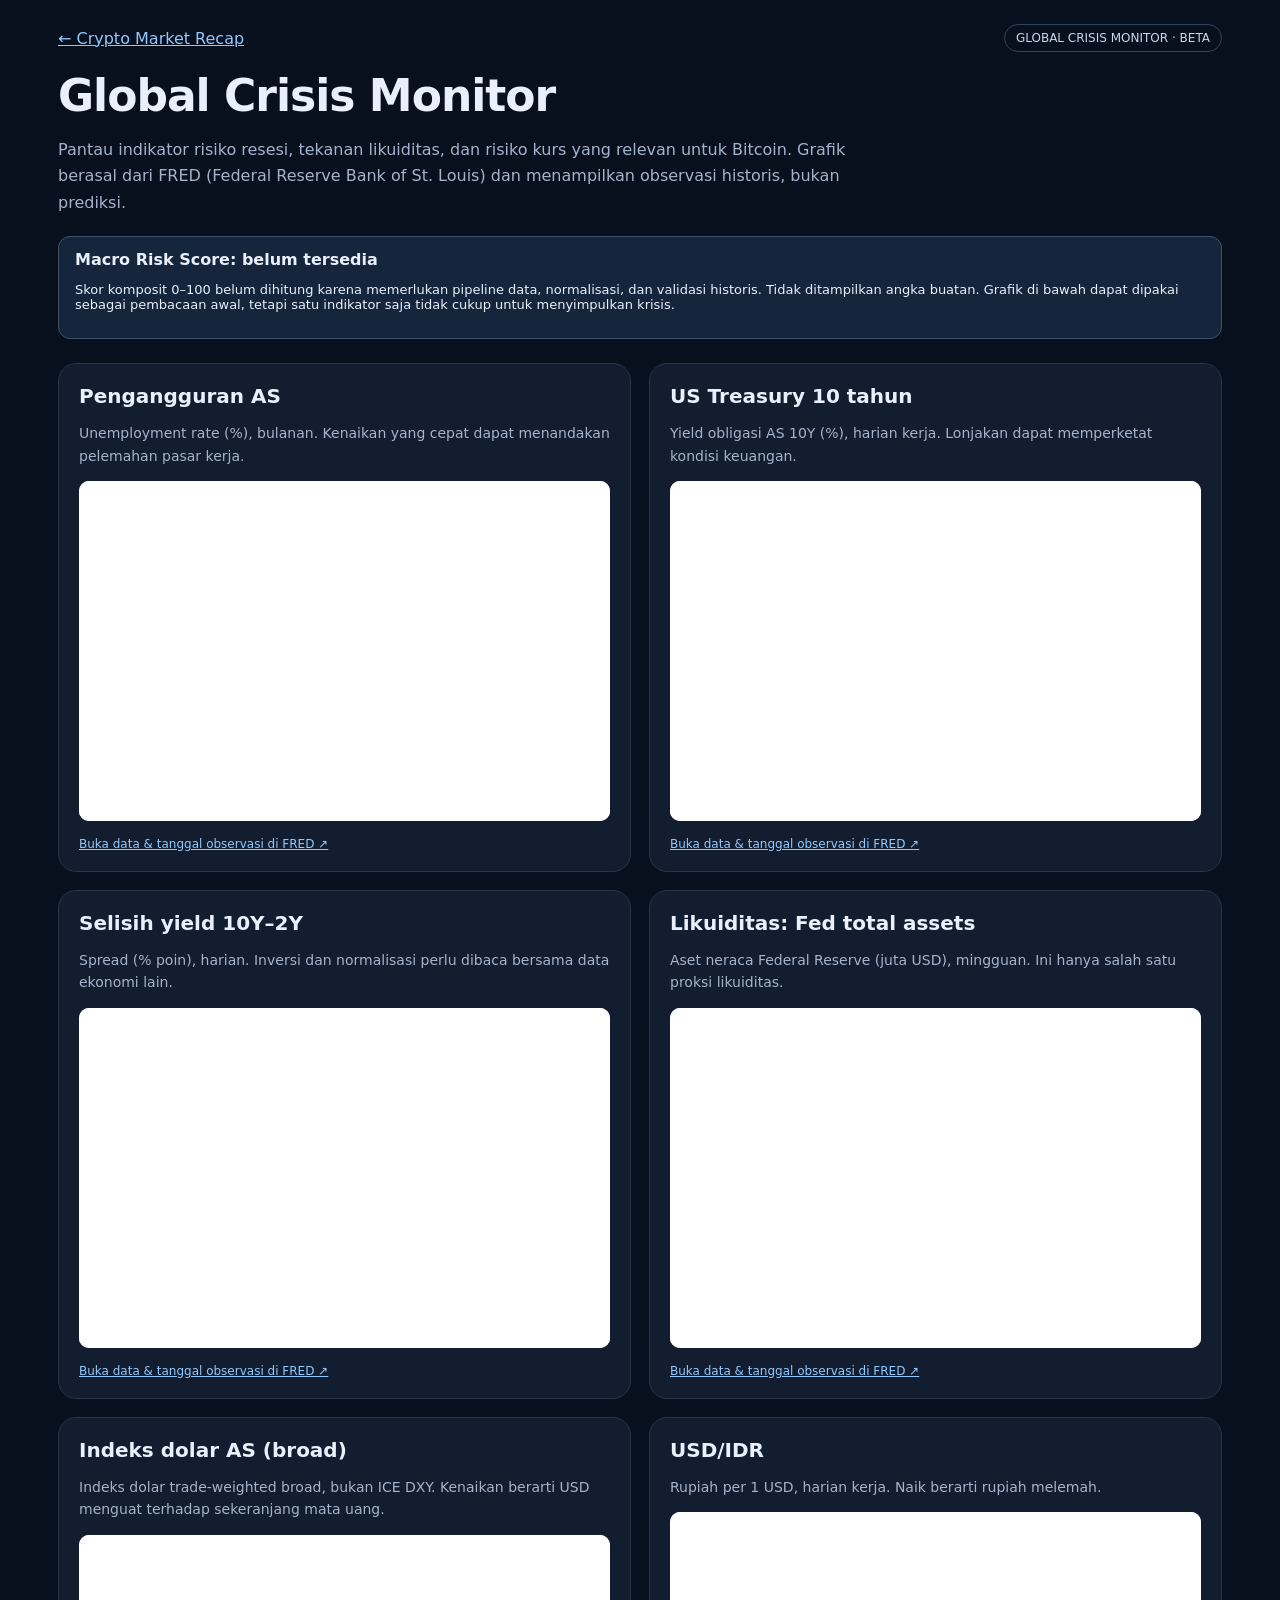
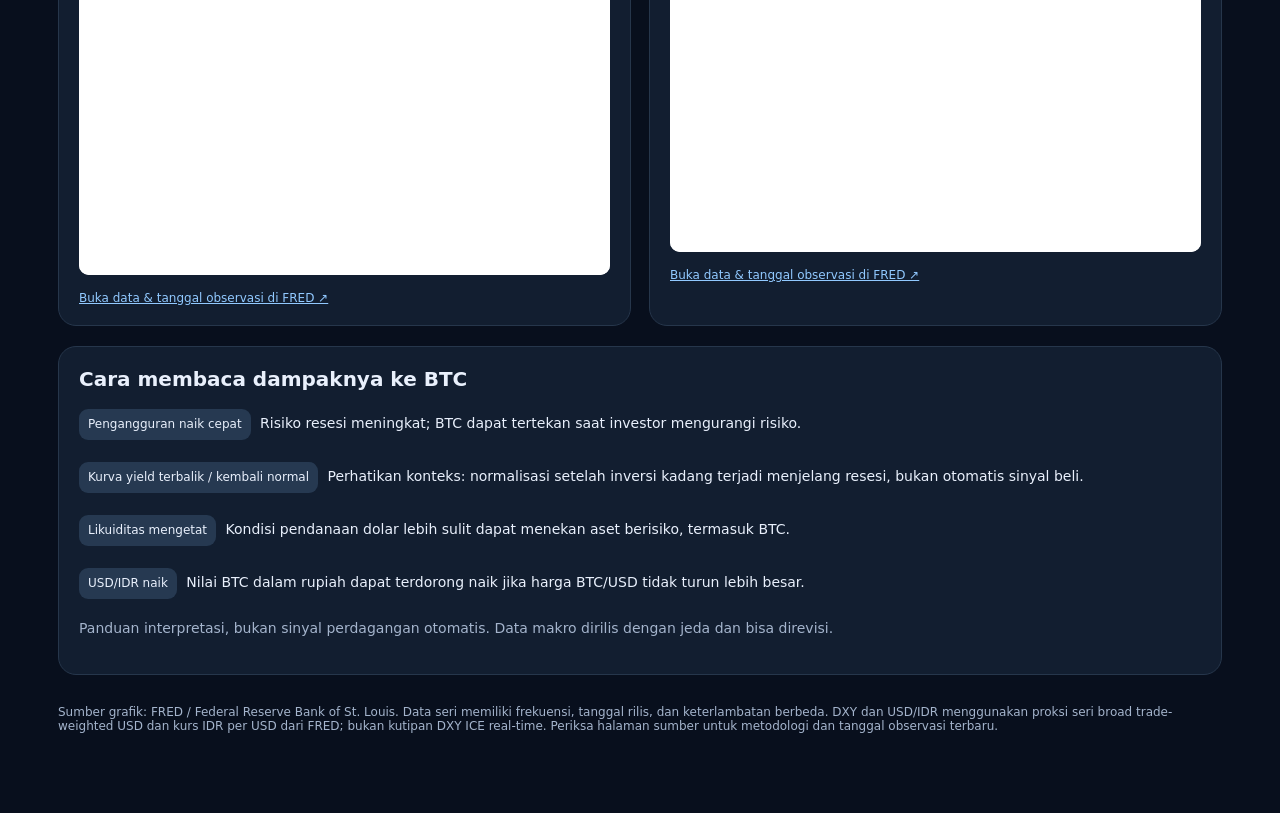
<file: crisis-monitor.html>
<!doctype html>
<html lang="id"><head><meta charset="utf-8"><meta name="viewport" content="width=device-width,initial-scale=1"><meta name="theme-color" content="#0b1220"><title>Global Crisis Monitor | Crypto Market Recap</title>
<style>:root{color-scheme:dark;font-family:Inter,system-ui,-apple-system,sans-serif}*{box-sizing:border-box}body{margin:0;background:#080f1d;color:#e9f0fc}main{max-width:1200px;margin:auto;padding:24px 18px 80px}a{color:#91c9ff}.top{display:flex;justify-content:space-between;gap:15px;flex-wrap:wrap;align-items:center}.muted{color:#a4b4cc}.tag{display:inline-block;border:1px solid #33435c;border-radius:999px;padding:6px 11px;color:#c8d7eb;font-size:12px}h1{font-size:clamp(27px,5vw,44px);letter-spacing:-1px;margin:18px 0 8px}h2{font-size:20px;margin:0 0 12px}.intro{max-width:850px;line-height:1.65}.grid{display:grid;grid-template-columns:repeat(2,minmax(0,1fr));gap:18px;margin-top:24px}.card{background:#121e30;border:1px solid #26364b;border-radius:18px;padding:20px;min-width:0}.card p{font-size:14px;line-height:1.6}.chart{width:100%;height:340px;border:0;border-radius:10px;background:white}.source{font-size:12px;color:#a4b4cc;margin-top:12px}.status{padding:13px 16px;border:1px solid #41526b;border-radius:12px;background:#15253b;margin-top:20px}.small{font-size:13px}.pill{display:inline-block;border-radius:9px;padding:6px 9px;background:#263951;margin:4px 5px 4px 0;font-size:12px}footer{margin-top:30px;font-size:12px;color:#a4b4cc}@media(max-width:760px){.grid{grid-template-columns:1fr}.chart{height:310px}}</style></head>
<body><main><div class="top"><a href="./">← Crypto Market Recap</a><span class="tag">GLOBAL CRISIS MONITOR · BETA</span></div><h1>Global Crisis Monitor</h1><p class="muted intro">Pantau indikator risiko resesi, tekanan likuiditas, dan risiko kurs yang relevan untuk Bitcoin. Grafik berasal dari FRED (Federal Reserve Bank of St. Louis) dan menampilkan observasi historis, bukan prediksi.</p>
<div class="status"><strong>Macro Risk Score: belum tersedia</strong><p class="small">Skor komposit 0–100 belum dihitung karena memerlukan pipeline data, normalisasi, dan validasi historis. Tidak ditampilkan angka buatan. Grafik di bawah dapat dipakai sebagai pembacaan awal, tetapi satu indikator saja tidak cukup untuk menyimpulkan krisis.</p></div>
<div class="grid" id="charts"></div>
<section class="card" style="margin-top:20px"><h2>Cara membaca dampaknya ke BTC</h2><p><span class="pill">Pengangguran naik cepat</span> Risiko resesi meningkat; BTC dapat tertekan saat investor mengurangi risiko.</p><p><span class="pill">Kurva yield terbalik / kembali normal</span> Perhatikan konteks: normalisasi setelah inversi kadang terjadi menjelang resesi, bukan otomatis sinyal beli.</p><p><span class="pill">Likuiditas mengetat</span> Kondisi pendanaan dolar lebih sulit dapat menekan aset berisiko, termasuk BTC.</p><p><span class="pill">USD/IDR naik</span> Nilai BTC dalam rupiah dapat terdorong naik jika harga BTC/USD tidak turun lebih besar.</p><p class="muted small">Panduan interpretasi, bukan sinyal perdagangan otomatis. Data makro dirilis dengan jeda dan bisa direvisi.</p></section>
<footer>Sumber grafik: FRED / Federal Reserve Bank of St. Louis. Data seri memiliki frekuensi, tanggal rilis, dan keterlambatan berbeda. DXY dan USD/IDR menggunakan proksi seri broad trade-weighted USD dan kurs IDR per USD dari FRED; bukan kutipan DXY ICE real-time. Periksa halaman sumber untuk metodologi dan tanggal observasi terbaru.</footer></main>
<script>
const items=[
{title:"Pengangguran AS",id:"UNRATE",desc:"Unemployment rate (%), bulanan. Kenaikan yang cepat dapat menandakan pelemahan pasar kerja."},
{title:"US Treasury 10 tahun",id:"DGS10",desc:"Yield obligasi AS 10Y (%), harian kerja. Lonjakan dapat memperketat kondisi keuangan."},
{title:"Selisih yield 10Y–2Y",id:"T10Y2Y",desc:"Spread (% poin), harian. Inversi dan normalisasi perlu dibaca bersama data ekonomi lain."},
{title:"Likuiditas: Fed total assets",id:"WALCL",desc:"Aset neraca Federal Reserve (juta USD), mingguan. Ini hanya salah satu proksi likuiditas."},
{title:"Indeks dolar AS (broad)",id:"DTWEXBGS",desc:"Indeks dolar trade-weighted broad, bukan ICE DXY. Kenaikan berarti USD menguat terhadap sekeranjang mata uang."},
{title:"USD/IDR",id:"DEXIDUS",desc:"Rupiah per 1 USD, harian kerja. Naik berarti rupiah melemah."}
];
document.querySelector("#charts").innerHTML=items.map(x=>'<article class="card"><h2>'+x.title+'</h2><p class="muted">'+x.desc+'</p><iframe class="chart" loading="lazy" title="Grafik '+x.title+'" src="https://fred.stlouisfed.org/graph/graph-landing.php?id='+x.id+'"></iframe><div class="source"><a target="_blank" rel="noopener noreferrer" href="https://fred.stlouisfed.org/series/'+x.id+'">Buka data & tanggal observasi di FRED ↗</a></div></article>').join("");
</script></body></html>
</file>
